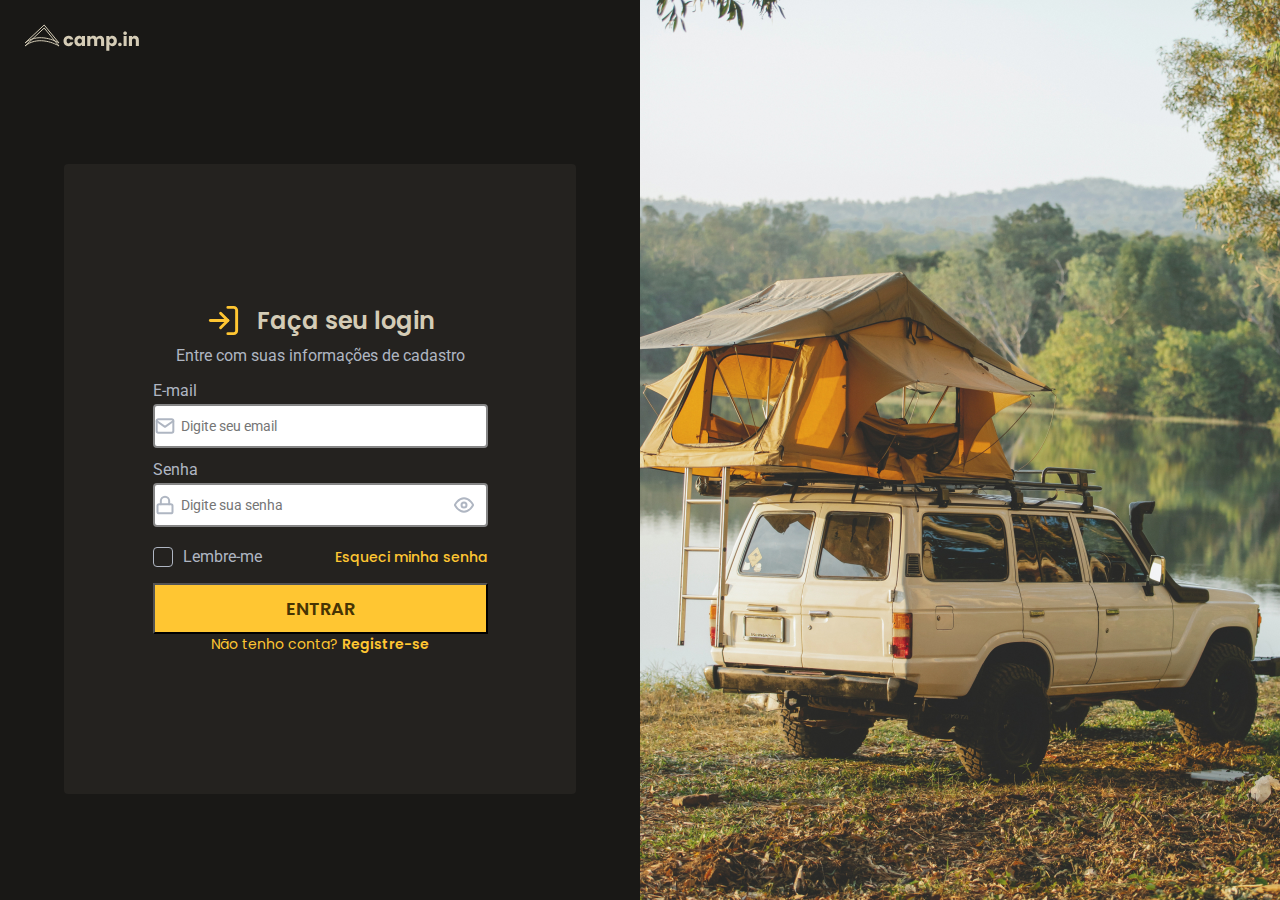
<file: Desafios/loginForm/index.html>
<!DOCTYPE html>
<html lang="pt">
<head>
  <link rel="shortcut icon" href="./images/favicon.ico">
  <meta charset="UTF-8">
  <meta http-equiv="X-UA-Compatible" content="IE=edge">
  <meta name="viewport" content="width=device-width, initial-scale=1.0">
  <title>Login Form</title>
  <link rel="stylesheet" href="./style.css">
</head>
<body>

  <main>

    <header>
      <img src="./images/logo.svg">
    </header>
    
    <form>
      <div class="title">
        <img src="./images/log-in.svg">
        <h1>Faça seu login</h1>
      </div>
      
      <p class="text-info" id="subtitle">Entre com suas informações de cadastro</p>

      <div class="input">
        <label for="email" class="text-info">E-mail</label>
        <input type="email" id="email" placeholder="Digite seu email" class="text-info">
      </div>

      <div class="input">
        <label for="password" class="text-info">Senha</label>
        <input type="password" id="password" placeholder="Digite sua senha" class="text-info">
        <img src="./images/eye.svg">
      </div>

      <div class="input-check">
        <label>
          <div></div>
          <input type="checkbox" id="check"> 
          <span for="check" class="text-info">Lembre-me</span>             
        </label>
        <span>Esqueci minha senha</span>
      </div>

      <button type="submit">Entrar</button>
      <p>Não tenho conta? <a href="#">Registre-se</a></p>

    </form>
  
  </main>

  <section>
   
  </section>
  
</body>
<script src="./script.js"></script>
</html>
</file>
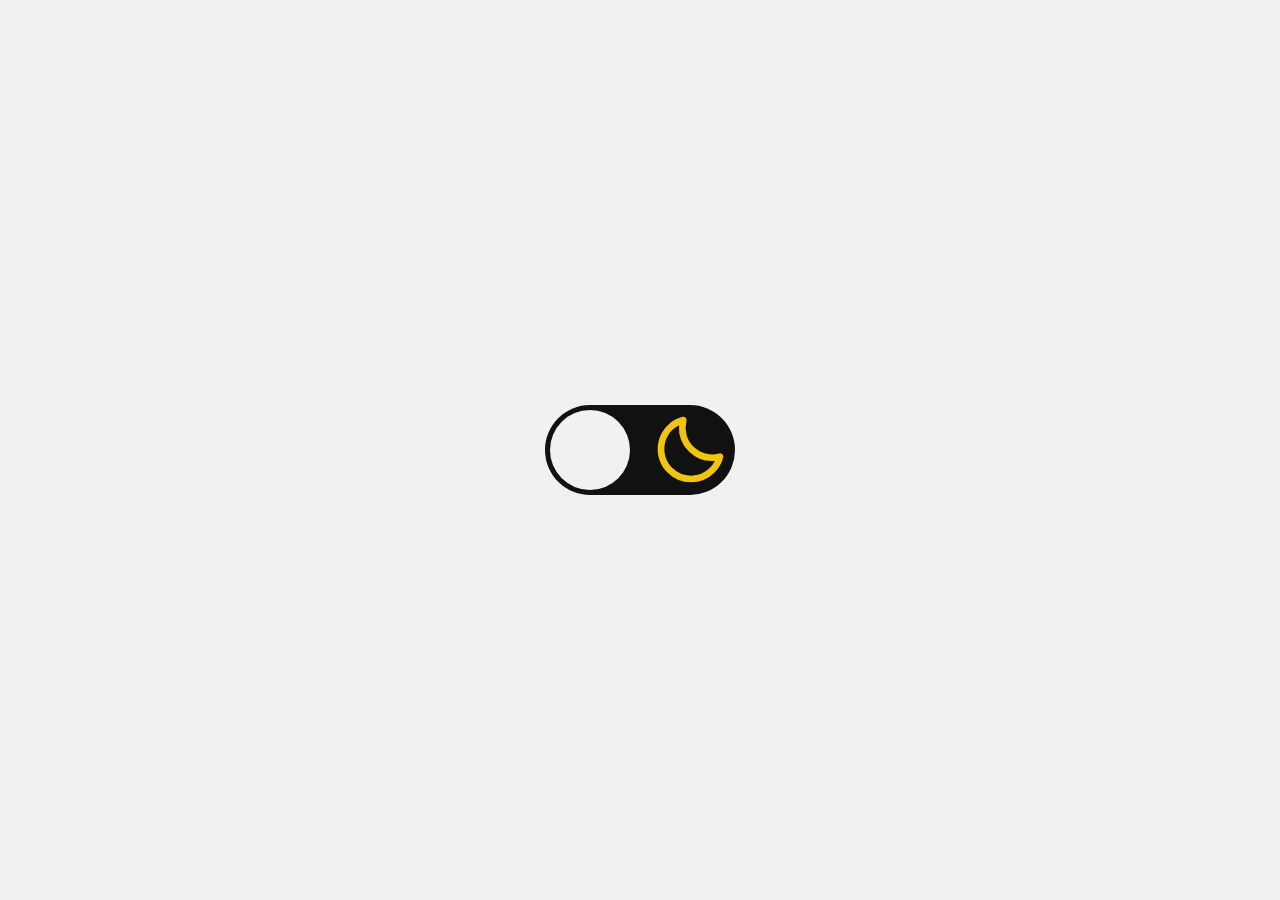
<file: Desafios/themeSwitcher/index.html>
<!DOCTYPE html>
<html lang="pt-br">
<head>
  <meta charset="UTF-8">
  <meta http-equiv="X-UA-Compatible" content="IE=edge">
  <meta name="viewport" content="width=device-width, initial-scale=1.0">
  <title>Theme Switcher</title>
  <link rel="stylesheet" href="./style.css">
</head>
<body class="light">
  <div class="switcher">
    <div class="ball" id="ball"></div>
    <img src="./assets/sun.svg" alt="dia">
    <img src="./assets/moon.svg" alt="noite">    
  </div>

  <script src="script.js"></script>
</body>
</html>
</file>
<file: Desafios/loginForm/style.css>
@import url('https://fonts.googleapis.com/css2?family=Poppins:ital,wght@0,400;0,500;0,600;1,400;1,500;1,600&family=Roboto:wght@400;500;700&display=swap');

:root {
  --text-base: #afb6c2;
  --text-title: #d4ccb6;
  --background: #191816;
  --form-background: #24221f;
  --primary-color: #ffc632;
}

* {
  margin: 0;
  padding: 0px;
  box-sizing: border-box;
}

body {
  background-color: var(--background);
  display: flex;
  height: 100vh;
  width: 100vw;
}

main {
  display: flex;
  flex-direction: column;
  justify-content: center;
  width: 50%;
  min-width: 375px;
}

header {
  margin: 24px 0 0 24px;
  cursor: pointer;
}

form {
  background-color: var(--form-background);
  width: 80%;
  height: 70%;
  border-radius: 4px;
  margin: auto;

  display: flex;
  justify-content: center;
  place-items: center;
  flex-direction: column;
}

.title {
  display: flex;
  justify-content: baseline;
  gap: 16px;
}

form h1 {
  color: var(--text-title);
  font-family: 'Poppins', sans-serif;
  font-size: 24px;
  font-weight: 600;
}

.text-info {
  color: var(--text-base);
  font-family: 'Roboto', sans-serif;
  font-size: 16px;
  font-weight: 400;
}

#subtitle {
  margin: 8px 0;
}

.input {  
  display: flex;
  flex-direction: column;
  
  width: 335px;
  margin: 8px 0 4px 0;

  position: relative;
}

.input-check {
  display: flex;
  flex-direction: row;
  justify-content: space-between;

  width: 335px;
  margin: 16px 0 16px 0;
}

.input-check > span {
  color: var(--primary-color);
  font-family: 'Poppins', sans-serif;
  font-weight: 500;
  font-size: 14px;
  line-height: 20px;

  cursor: pointer;
  transition: all .2s ease;
}

input[type="email"] {
  background-image: url("./images/mail.svg");
  background-repeat: no-repeat;
  background-origin: padding-box;
  background-size: 20px;
  background-position: left center;
}

input[type="email"]:focus {
  background-image: url("./images/mail-focus.svg");
}

input#password {
  background-image: url("./images/lock.svg");
  background-repeat: no-repeat;
  background-origin: padding-box;
  background-size: 20px;
  background-position: left center;
}

input#password:focus {
  background-image: url("./images/lock-focus.svg");
}

#password ~ img {
  position: absolute;
  margin: 35px 0 0 90%;
  cursor: pointer;
}


input[type="email"]::placeholder, input#password::placeholder {
  font-size: 14px;
}  

input[type="email"], input#password {
  padding: 3px 6px 3px 26px;
  margin-top: 4px;

  height: 44px;
  border: 2px solid #868686;
  border-radius: 4px;
  outline: 0;

  transition: all .1s ease-out;
}

input[type="email"]:focus, input#password:focus {
  border: 4px solid var(--primary-color);
}

.input-check div:first-child {
  display: inline-block;
  width: 20px;
  height: 20px;
  border: 1px solid var(--text-base);
  border-radius: 4px;
}

.input-check div:first-child.checked {
  background-color: var(--text-title);
}

.input-check input {
  display: none;
}

.input-check label {
  display: flex;
  justify-content: center;
  gap: 10px; 
}

button {
  width: 335px;
  background-color: #ffc632;
  height: 51px;
  font-family: 'Poppins', sans-serif;
  font-size: 18px;
  font-weight: 600;
  color: #473404;
  outline: 0;
  text-transform: uppercase;
}

button ~ p {
  font-family: 'Poppins', sans-serif;
  font-size: 14px;
  font-weight: 400;
  color: var(--primary-color)
}

button ~ p > a {
  text-decoration: none;
  font: inherit;
  color: var(--primary-color);
  font-weight: 600;
  cursor: pointer;
}

button ~ p > a:focus {
  text-decoration: underline;
}

section {
  width: 50%; 
  height: 100vh;

  background-image: url("./images/side-image-2x.jpg");
  background-position: center center;
  background-size: cover;
  background-repeat: no-repeat;
}

@media (max-width: 900px) {
  .input, button, .input-check {
    width: 75%;
  }

  main {
    flex: 2
  }

  section {
    flex: 1;
  }

}

@media (max-width: 720px) {
  section {
    flex: 0;
  } 
}
</file>
<file: Desafios/themeSwitcher/style.css>
* {
  margin: 0;
  padding: 0;
}

:root {
	--dark: #292C35;
	--light: #F1F1F1;
	--label: #111;
}

body {
  display: flex;
  justify-content: center;
  align-items: center;

  height: 100vh;
  width: 100vw;
}

.light {
  background-color: var(--light);
}

.dark {
  background-color: var(--dark)
}

.switcher {
  width: 180px;
  height: 80px;

  padding: 5px;

  background-color: var(--label);
  border-radius: 50px;

  position: relative;
  
  display: flex;
  justify-content: space-between;
}

.ball {
  position: absolute;
  cursor: pointer;
  
  width: 80px;
  height: 80px;
  border-radius: 50%;

  background-color: var(--light);

  transition: all .2s linear;
}
</file>
